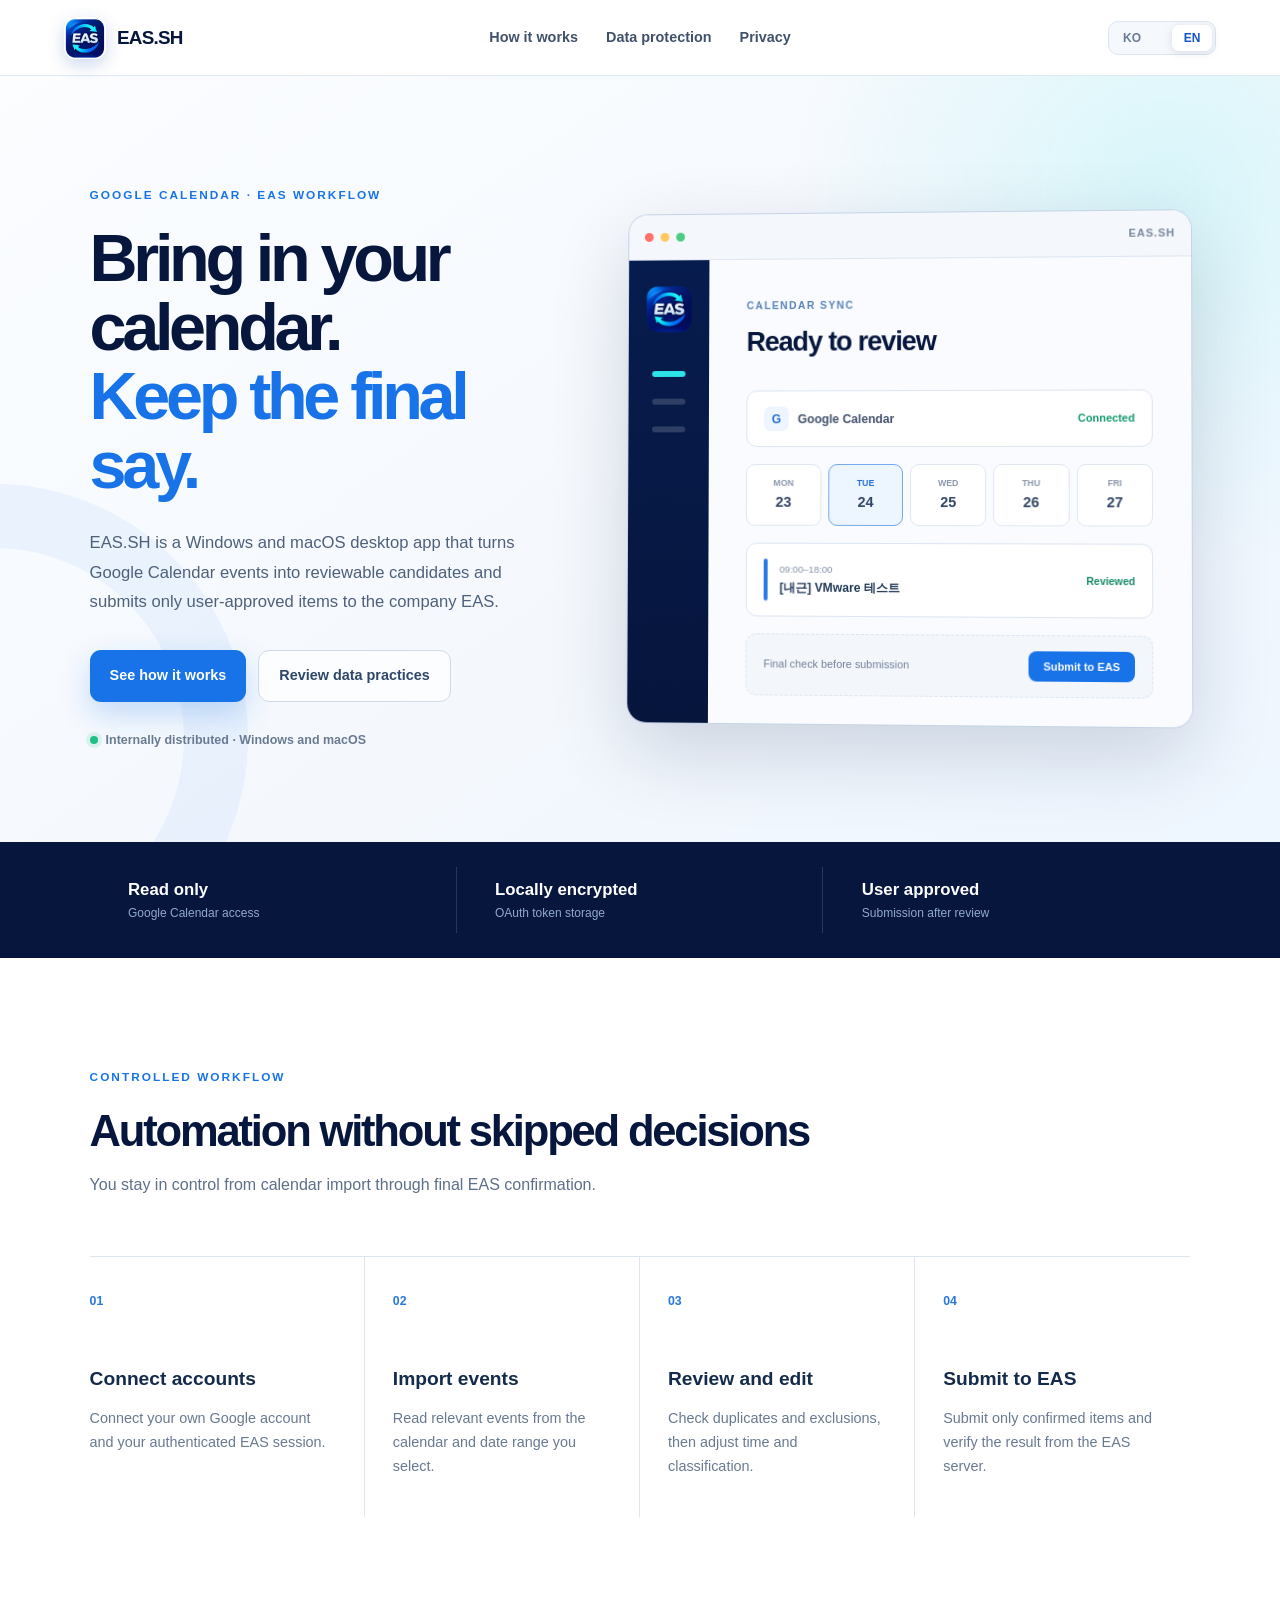
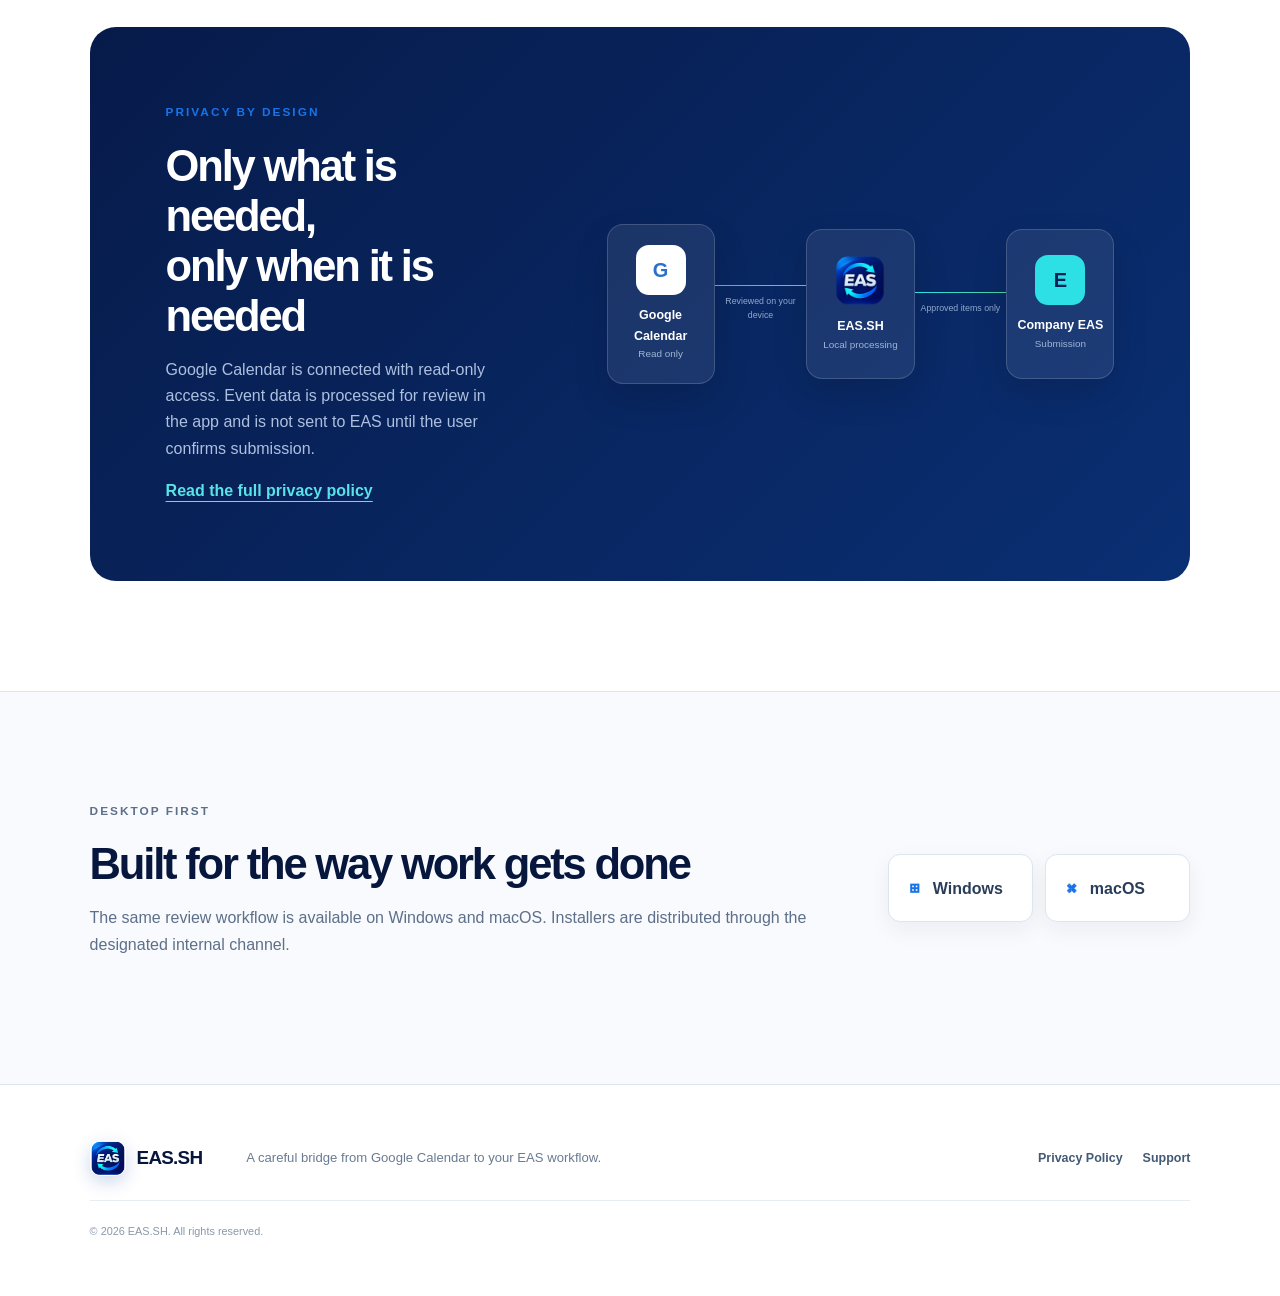
<file: index.html>
<!doctype html>
<html lang="ko">
<head>
  <meta charset="utf-8">
  <meta name="viewport" content="width=device-width, initial-scale=1">
  <meta name="description" content="EAS.SH는 Google Calendar 일정을 검토해 EAS 등록을 돕는 Windows 및 macOS 데스크톱 앱입니다.">
  <meta name="theme-color" content="#071b48">
  <title>EAS.SH — Calendar to EAS, safely reviewed</title>
  <link rel="canonical" href="https://eas.lumaroom.life/">
  <link rel="icon" href="assets/eas-sh.png">
  <link rel="stylesheet" href="styles.css">
  <script defer src="site.js"></script>
</head>
<body>
  <a class="skip-link" href="#main">본문으로 이동 / Skip to content</a>
  <header class="site-header">
    <a class="brand" href="./" aria-label="EAS.SH 홈">
      <img src="assets/eas-sh.png" alt="" width="42" height="42">
      <span>EAS.SH</span>
    </a>
    <nav aria-label="주요 메뉴">
      <a href="#how" data-ko="작동 방식" data-en="How it works">작동 방식</a>
      <a href="#security" data-ko="데이터 보호" data-en="Data protection">데이터 보호</a>
      <a href="privacy/" data-ko="개인정보처리방침" data-en="Privacy">개인정보처리방침</a>
    </nav>
    <div class="language-switch" role="group" aria-label="Language">
      <button type="button" data-set-language="ko" aria-pressed="true">KO</button>
      <button type="button" data-set-language="en" aria-pressed="false">EN</button>
    </div>
  </header>

  <main id="main">
    <section class="hero">
      <div class="hero-copy">
        <p class="eyebrow">GOOGLE CALENDAR · EAS WORKFLOW</p>
        <div data-language="ko">
          <h1>캘린더 일정은 가져오고,<br><em>등록 결정은 직접.</em></h1>
          <p class="hero-lead">EAS.SH는 Google Calendar 일정을 읽어 등록 후보를 만들고, 사용자가 검토한 항목만 회사 EAS에 등록하는 Windows·macOS 데스크톱 앱입니다.</p>
          <div class="hero-actions">
            <a class="button primary" href="#how">작동 방식 보기</a>
            <a class="button secondary" href="privacy/">데이터 처리 확인</a>
          </div>
          <p class="availability"><span></span> 사내 배포용 · Windows 및 macOS 지원</p>
        </div>
        <div data-language="en" hidden>
          <h1>Bring in your calendar.<br><em>Keep the final say.</em></h1>
          <p class="hero-lead">EAS.SH is a Windows and macOS desktop app that turns Google Calendar events into reviewable candidates and submits only user-approved items to the company EAS.</p>
          <div class="hero-actions">
            <a class="button primary" href="#how">See how it works</a>
            <a class="button secondary" href="privacy/">Review data practices</a>
          </div>
          <p class="availability"><span></span> Internally distributed · Windows and macOS</p>
        </div>
      </div>
      <div class="product-visual" aria-label="EAS.SH workflow preview">
        <div class="window-chrome"><i></i><i></i><i></i><span>EAS.SH</span></div>
        <div class="app-preview">
          <div class="preview-side">
            <img src="assets/eas-sh.png" alt="" width="50" height="50">
            <span class="active"></span><span></span><span></span>
          </div>
          <div class="preview-main">
            <p>CALENDAR SYNC</p>
            <h2 data-ko="일정 등록 준비" data-en="Ready to review">일정 등록 준비</h2>
            <div class="connection-row"><span><b>G</b> Google Calendar</span><strong data-ko="연결됨" data-en="Connected">연결됨</strong></div>
            <div class="date-grid"><span>MON<small>23</small></span><span class="selected">TUE<small>24</small></span><span>WED<small>25</small></span><span>THU<small>26</small></span><span>FRI<small>27</small></span></div>
            <div class="event-row"><i></i><span><small>09:00–18:00</small><b>[내근] VMware 테스트</b></span><strong data-ko="검토 완료" data-en="Reviewed">검토 완료</strong></div>
            <div class="preview-footer"><span data-ko="등록 전 최종 확인" data-en="Final check before submission">등록 전 최종 확인</span><button type="button" tabindex="-1" data-ko="EAS 등록" data-en="Submit to EAS">EAS 등록</button></div>
          </div>
        </div>
      </div>
    </section>

    <section class="principle-strip" aria-label="핵심 원칙">
      <div><strong data-ko="읽기 전용" data-en="Read only">읽기 전용</strong><span data-ko="Google Calendar 권한" data-en="Google Calendar access">Google Calendar 권한</span></div>
      <div><strong data-ko="로컬 암호화" data-en="Locally encrypted">로컬 암호화</strong><span data-ko="OAuth 토큰 저장" data-en="OAuth token storage">OAuth 토큰 저장</span></div>
      <div><strong data-ko="사용자 확정" data-en="User approved">사용자 확정</strong><span data-ko="검토 후 EAS 등록" data-en="Submission after review">검토 후 EAS 등록</span></div>
    </section>

    <section class="section workflow" id="how">
      <div class="section-heading">
        <p class="eyebrow">CONTROLLED WORKFLOW</p>
        <div data-language="ko"><h2>자동화하되, 건너뛰지 않는 과정</h2><p>일정을 가져오는 순간부터 등록 결과를 확인할 때까지 사용자가 흐름을 통제합니다.</p></div>
        <div data-language="en" hidden><h2>Automation without skipped decisions</h2><p>You stay in control from calendar import through final EAS confirmation.</p></div>
      </div>
      <div class="steps">
        <article><span>01</span><div data-language="ko"><h3>계정 연결</h3><p>개인 Google 계정과 본인의 EAS 세션을 각각 연결합니다.</p></div><div data-language="en" hidden><h3>Connect accounts</h3><p>Connect your own Google account and your authenticated EAS session.</p></div></article>
        <article><span>02</span><div data-language="ko"><h3>일정 가져오기</h3><p>선택한 기간과 캘린더에서 필요한 일정을 읽어옵니다.</p></div><div data-language="en" hidden><h3>Import events</h3><p>Read relevant events from the calendar and date range you select.</p></div></article>
        <article><span>03</span><div data-language="ko"><h3>검토 및 수정</h3><p>중복·제외 항목을 확인하고 시간과 분류를 직접 조정합니다.</p></div><div data-language="en" hidden><h3>Review and edit</h3><p>Check duplicates and exclusions, then adjust time and classification.</p></div></article>
        <article><span>04</span><div data-language="ko"><h3>EAS 등록</h3><p>최종 확인을 마친 항목만 EAS에 등록하고 서버 결과를 다시 확인합니다.</p></div><div data-language="en" hidden><h3>Submit to EAS</h3><p>Submit only confirmed items and verify the result from the EAS server.</p></div></article>
      </div>
    </section>

    <section class="section security" id="security">
      <div class="security-panel">
        <div class="security-copy">
          <p class="eyebrow">PRIVACY BY DESIGN</p>
          <div data-language="ko">
            <h2>필요한 정보만,<br>필요한 순간에</h2>
            <p>Google Calendar는 읽기 전용 범위로 연결됩니다. 일정 데이터는 앱에서 검토 목적으로 처리되며, 사용자가 등록을 확정하기 전에는 EAS로 전송되지 않습니다.</p>
            <a href="privacy/">개인정보처리방침 전문</a>
          </div>
          <div data-language="en" hidden>
            <h2>Only what is needed,<br>only when it is needed</h2>
            <p>Google Calendar is connected with read-only access. Event data is processed for review in the app and is not sent to EAS until the user confirms submission.</p>
            <a href="privacy/">Read the full privacy policy</a>
          </div>
        </div>
        <div class="data-map">
          <div class="data-node google"><b>G</b><span>Google Calendar</span><small data-ko="읽기 전용" data-en="Read only">읽기 전용</small></div>
          <div class="data-path"><span></span><em data-ko="사용자 PC에서 검토" data-en="Reviewed on your device">사용자 PC에서 검토</em></div>
          <div class="data-node app"><img src="assets/eas-sh.png" alt="" width="52" height="52"><span>EAS.SH</span><small data-ko="로컬 처리" data-en="Local processing">로컬 처리</small></div>
          <div class="data-path approved"><span></span><em data-ko="확정한 항목만" data-en="Approved items only">확정한 항목만</em></div>
          <div class="data-node eas"><b>E</b><span>Company EAS</span><small data-ko="등록 요청" data-en="Submission">등록 요청</small></div>
        </div>
      </div>
    </section>

    <section class="section platform">
      <div data-language="ko"><p class="eyebrow">DESKTOP FIRST</p><h2>업무 환경에 맞춘 데스크톱 앱</h2><p>Windows와 macOS에서 동일한 검토 흐름을 제공합니다. 설치 파일은 사내 지정 경로를 통해 배포됩니다.</p></div>
      <div data-language="en" hidden><p class="eyebrow">DESKTOP FIRST</p><h2>Built for the way work gets done</h2><p>The same review workflow is available on Windows and macOS. Installers are distributed through the designated internal channel.</p></div>
      <div class="platform-badges"><span><b>⊞</b> Windows</span><span><b>⌘</b> macOS</span></div>
    </section>
  </main>

  <footer>
    <div class="brand"><img src="assets/eas-sh.png" alt="" width="36" height="36"><span>EAS.SH</span></div>
    <p data-ko="Google Calendar 일정을 EAS 등록 흐름으로 안전하게 연결합니다." data-en="A careful bridge from Google Calendar to your EAS workflow.">Google Calendar 일정을 EAS 등록 흐름으로 안전하게 연결합니다.</p>
    <div><a href="privacy/" data-ko="개인정보처리방침" data-en="Privacy Policy">개인정보처리방침</a><a href="https://github.com/yurimheo/EAS-SH-Docs/issues" data-ko="지원 문의" data-en="Support">지원 문의</a></div>
    <small>© 2026 EAS.SH. All rights reserved.</small>
  </footer>
</body>
</html>
</file>
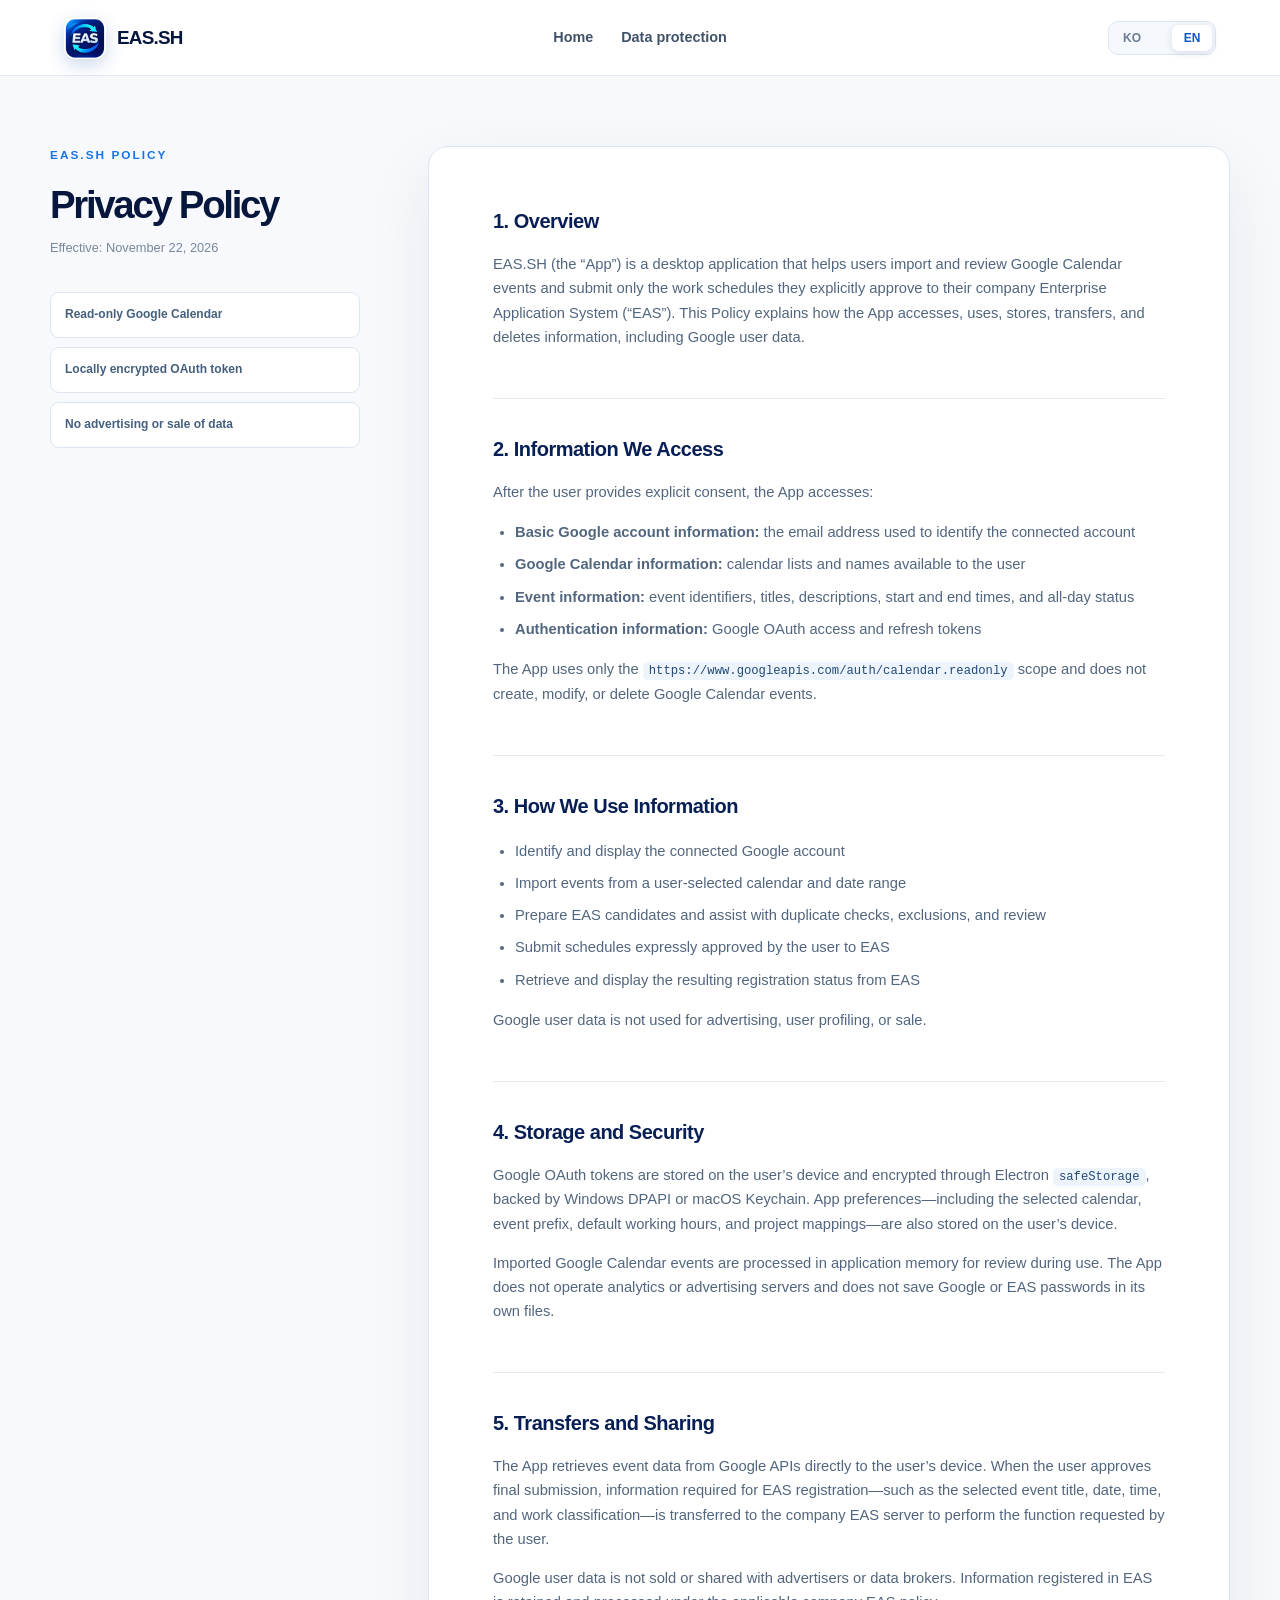
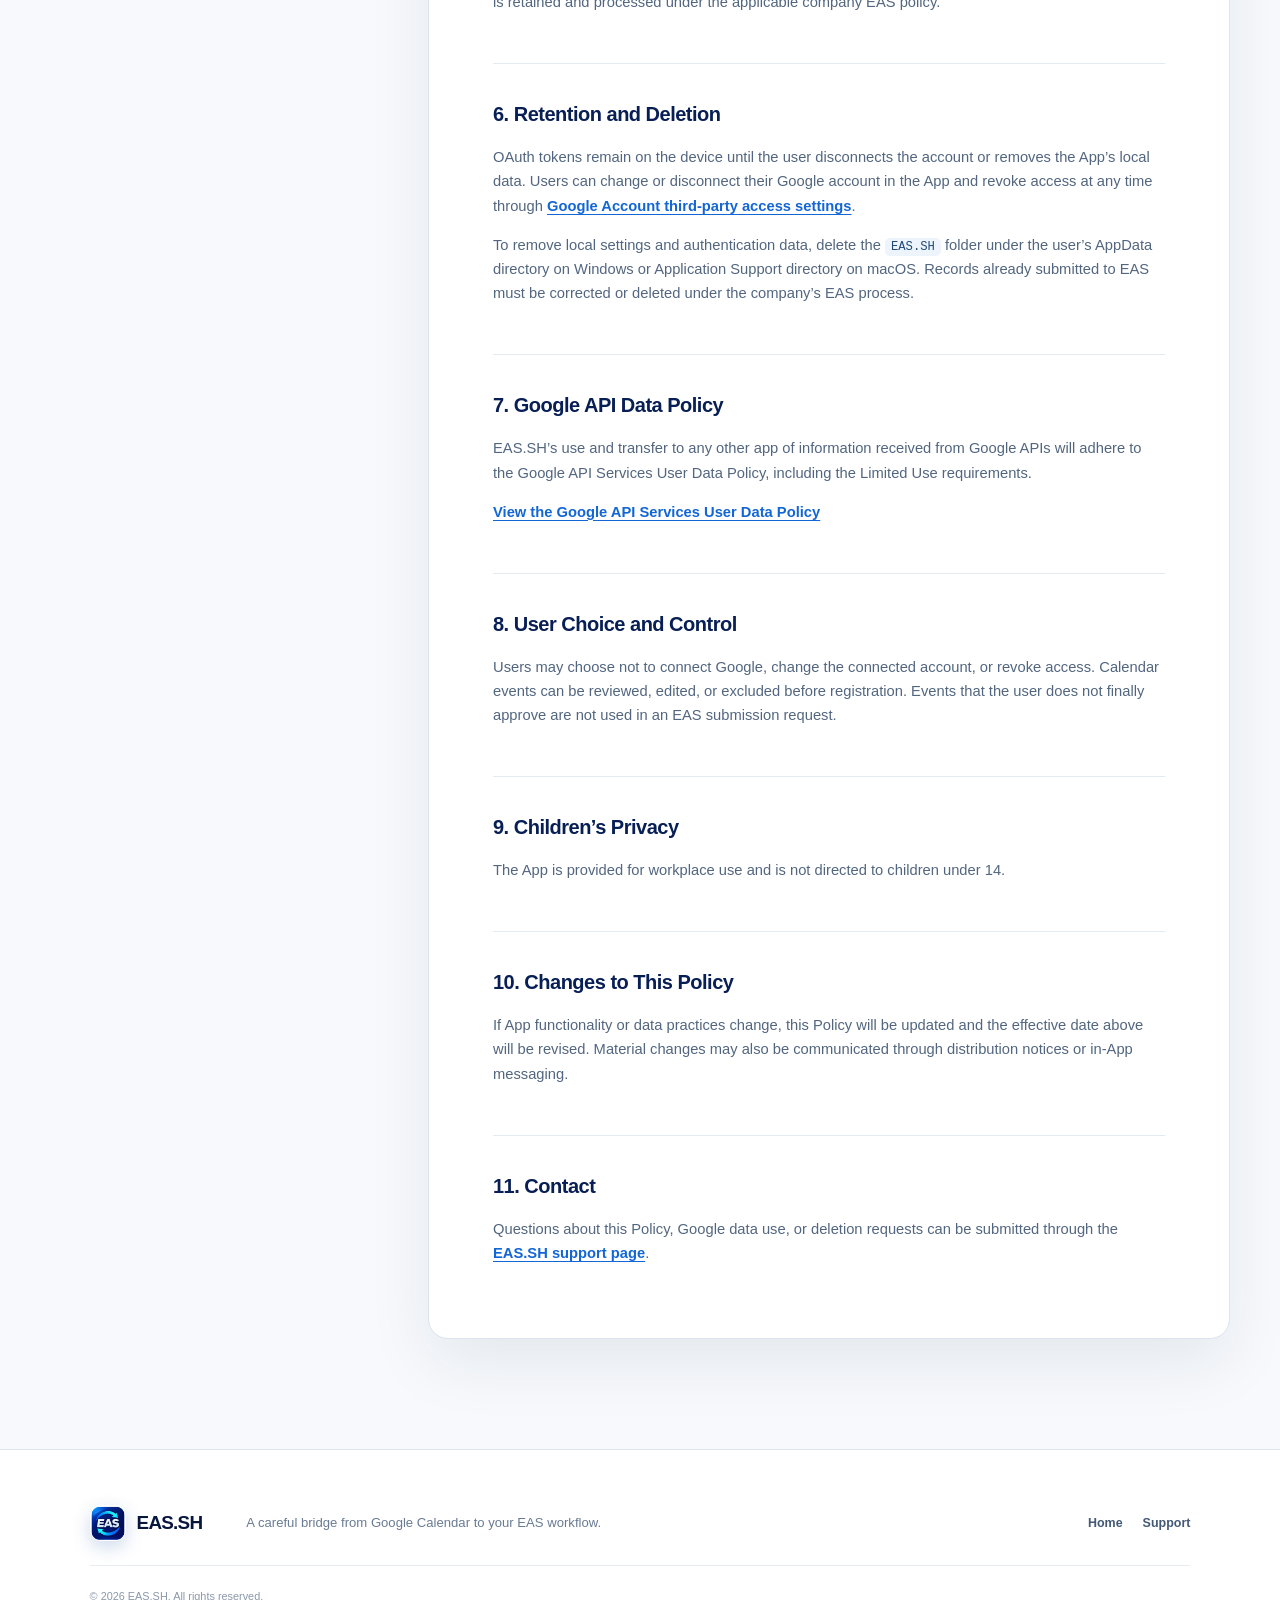
<file: privacy/index.html>
<!doctype html>
<html lang="ko">
<head>
  <meta charset="utf-8">
  <meta name="viewport" content="width=device-width, initial-scale=1">
  <meta name="description" content="EAS.SH 개인정보처리방침 및 Privacy Policy">
  <meta name="theme-color" content="#071b48">
  <title>개인정보처리방침 · Privacy Policy — EAS.SH</title>
  <link rel="canonical" href="https://eas.lumaroom.life/privacy/">
  <link rel="icon" href="../assets/eas-sh.png">
  <link rel="stylesheet" href="../styles.css">
  <script defer src="../site.js"></script>
</head>
<body class="policy-page">
  <a class="skip-link" href="#main">본문으로 이동 / Skip to content</a>
  <header class="site-header">
    <a class="brand" href="../" aria-label="EAS.SH 홈"><img src="../assets/eas-sh.png" alt="" width="42" height="42"><span>EAS.SH</span></a>
    <nav aria-label="주요 메뉴"><a href="../" data-ko="홈" data-en="Home">홈</a><a href="../#security" data-ko="데이터 보호" data-en="Data protection">데이터 보호</a></nav>
    <div class="language-switch" role="group" aria-label="Language"><button type="button" data-set-language="ko" aria-pressed="true">KO</button><button type="button" data-set-language="en" aria-pressed="false">EN</button></div>
  </header>

  <main id="main" class="policy-shell">
    <aside class="policy-aside">
      <p class="eyebrow">EAS.SH POLICY</p>
      <h1 data-ko="개인정보처리방침" data-en="Privacy Policy">개인정보처리방침</h1>
      <p data-ko="시행일: 2026년 11월 22일" data-en="Effective: November 22, 2026">시행일: 2026년 11월 22일</p>
      <div class="policy-summary">
        <span data-ko="Google Calendar 읽기 전용" data-en="Read-only Google Calendar">Google Calendar 읽기 전용</span>
        <span data-ko="OAuth 토큰 로컬 암호화" data-en="Locally encrypted OAuth token">OAuth 토큰 로컬 암호화</span>
        <span data-ko="광고·판매 목적 사용 안 함" data-en="No advertising or sale of data">광고·판매 목적 사용 안 함</span>
      </div>
    </aside>

    <article class="policy-content" data-language="ko">
      <section><h2>1. 개요</h2><p>EAS.SH(이하 “앱”)는 사용자의 Google Calendar 일정을 불러와 검토하고, 사용자가 최종 확정한 업무 일정만 회사 EAS(Enterprise Application System)에 등록하도록 돕는 데스크톱 애플리케이션입니다. 본 방침은 앱이 Google 사용자 데이터를 포함한 정보를 어떻게 접근·이용·저장·전송 및 삭제하는지 설명합니다.</p></section>
      <section><h2>2. 접근하는 정보</h2><p>앱은 사용자의 명시적인 동의를 받은 후 다음 정보에 접근합니다.</p><ul><li><strong>Google 계정 기본 정보:</strong> 연결된 계정을 표시하기 위한 이메일 주소</li><li><strong>Google Calendar 정보:</strong> 사용자가 접근할 수 있는 캘린더 목록과 캘린더 이름</li><li><strong>일정 정보:</strong> 일정 식별자, 제목, 설명, 시작·종료 일시 및 종일 일정 여부</li><li><strong>인증 정보:</strong> Google OAuth 액세스 토큰과 갱신 토큰</li></ul><p>앱은 <code>https://www.googleapis.com/auth/calendar.readonly</code> 범위만 사용하며 Google Calendar 일정을 생성·변경·삭제하지 않습니다.</p></section>
      <section><h2>3. 정보 이용 목적</h2><ul><li>연결된 Google 계정을 확인하고 표시</li><li>사용자가 선택한 기간의 일정을 가져와 EAS 등록 후보 생성</li><li>중복 일정 비교, 제외 항목 분류 및 사용자 검토 지원</li><li>사용자가 최종 승인한 일정의 EAS 등록</li><li>EAS 서버에서 등록 결과를 다시 조회하여 표시</li></ul><p>Google 사용자 데이터는 광고, 사용자 프로파일링 또는 판매 목적으로 이용하지 않습니다.</p></section>
      <section><h2>4. 정보 저장과 보안</h2><p>Google OAuth 토큰은 사용자의 기기에 저장되며, Electron <code>safeStorage</code>를 통해 Windows DPAPI 또는 macOS Keychain 기반으로 암호화됩니다. 캘린더 선택, 일정 제목 접두어, 기본 근무시간, 프로젝트 매핑 등 앱 설정도 사용자의 기기에 저장됩니다.</p><p>Google Calendar에서 가져온 일정은 실행 중 검토를 위해 앱 메모리에서 처리됩니다. 앱은 원격 분석 또는 광고 서버를 운영하지 않으며, Google 비밀번호와 EAS 비밀번호를 자체 파일에 저장하지 않습니다.</p></section>
      <section><h2>5. 정보 전송 및 공유</h2><p>앱은 Google API에서 일정 정보를 사용자의 기기로 가져옵니다. 사용자가 최종 등록을 승인하면 선택된 일정의 제목, 날짜, 시간 및 업무 분류 등 EAS 등록에 필요한 정보가 회사 EAS 서버로 전송됩니다. 이는 사용자가 요청한 EAS 등록 기능을 수행하기 위한 것입니다.</p><p>앱 운영자는 Google 사용자 데이터를 판매하지 않으며 광고 사업자나 데이터 브로커와 공유하지 않습니다. EAS에 등록된 정보의 보관과 처리는 해당 회사의 EAS 운영 정책을 따릅니다.</p></section>
      <section><h2>6. 보유 기간 및 삭제</h2><p>OAuth 토큰은 사용자가 연결을 해제하거나 앱의 로컬 데이터를 삭제할 때까지 기기에 보관됩니다. 사용자는 앱에서 Google 계정을 변경하거나 연결을 해제할 수 있고, Google 계정의 <a href="https://myaccount.google.com/permissions">타사 앱 액세스 관리</a>에서 언제든 권한을 철회할 수 있습니다.</p><p>Windows에서는 사용자 AppData의 <code>EAS.SH</code> 폴더, macOS에서는 사용자 Application Support의 <code>EAS.SH</code> 폴더를 삭제하여 앱의 로컬 설정과 인증 데이터를 제거할 수 있습니다. EAS에 이미 등록된 기록은 회사 EAS의 절차에 따라 정정 또는 삭제해야 합니다.</p></section>
      <section><h2>7. Google API 데이터 정책 준수</h2><p>EAS.SH가 Google API로부터 수신한 정보의 사용 및 다른 앱으로의 전송은 Google API Services User Data Policy 및 Limited Use 요구사항을 준수합니다.</p><p><a href="https://developers.google.com/terms/api-services-user-data-policy">Google API Services User Data Policy 보기</a></p></section>
      <section><h2>8. 이용자의 선택과 권리</h2><p>사용자는 Google 연결을 하지 않거나, 연결된 계정을 변경하거나, 권한을 철회할 수 있습니다. Google Calendar 일정은 등록 전에 앱에서 검토·수정·제외할 수 있으며, 최종 승인하지 않은 일정은 EAS 등록 요청에 사용되지 않습니다.</p></section>
      <section><h2>9. 아동의 개인정보</h2><p>앱은 회사 업무용으로 제공되며 만 14세 미만 아동을 대상으로 하지 않습니다.</p></section>
      <section><h2>10. 방침 변경</h2><p>앱 기능이나 데이터 처리 방식이 변경되면 본 방침을 갱신하고 상단의 시행일을 변경합니다. 중요한 변경은 배포 안내 또는 앱 내 공지를 통해 알릴 수 있습니다.</p></section>
      <section><h2>11. 문의</h2><p>개인정보처리방침, Google 데이터 이용 또는 삭제에 관한 문의는 <a href="https://github.com/yurimheo/EAS-SH-Docs/issues">EAS.SH 지원 페이지</a>를 통해 접수할 수 있습니다.</p></section>
    </article>

    <article class="policy-content" data-language="en" hidden>
      <section><h2>1. Overview</h2><p>EAS.SH (the “App”) is a desktop application that helps users import and review Google Calendar events and submit only the work schedules they explicitly approve to their company Enterprise Application System (“EAS”). This Policy explains how the App accesses, uses, stores, transfers, and deletes information, including Google user data.</p></section>
      <section><h2>2. Information We Access</h2><p>After the user provides explicit consent, the App accesses:</p><ul><li><strong>Basic Google account information:</strong> the email address used to identify the connected account</li><li><strong>Google Calendar information:</strong> calendar lists and names available to the user</li><li><strong>Event information:</strong> event identifiers, titles, descriptions, start and end times, and all-day status</li><li><strong>Authentication information:</strong> Google OAuth access and refresh tokens</li></ul><p>The App uses only the <code>https://www.googleapis.com/auth/calendar.readonly</code> scope and does not create, modify, or delete Google Calendar events.</p></section>
      <section><h2>3. How We Use Information</h2><ul><li>Identify and display the connected Google account</li><li>Import events from a user-selected calendar and date range</li><li>Prepare EAS candidates and assist with duplicate checks, exclusions, and review</li><li>Submit schedules expressly approved by the user to EAS</li><li>Retrieve and display the resulting registration status from EAS</li></ul><p>Google user data is not used for advertising, user profiling, or sale.</p></section>
      <section><h2>4. Storage and Security</h2><p>Google OAuth tokens are stored on the user’s device and encrypted through Electron <code>safeStorage</code>, backed by Windows DPAPI or macOS Keychain. App preferences—including the selected calendar, event prefix, default working hours, and project mappings—are also stored on the user’s device.</p><p>Imported Google Calendar events are processed in application memory for review during use. The App does not operate analytics or advertising servers and does not save Google or EAS passwords in its own files.</p></section>
      <section><h2>5. Transfers and Sharing</h2><p>The App retrieves event data from Google APIs directly to the user’s device. When the user approves final submission, information required for EAS registration—such as the selected event title, date, time, and work classification—is transferred to the company EAS server to perform the function requested by the user.</p><p>Google user data is not sold or shared with advertisers or data brokers. Information registered in EAS is retained and processed under the applicable company EAS policy.</p></section>
      <section><h2>6. Retention and Deletion</h2><p>OAuth tokens remain on the device until the user disconnects the account or removes the App’s local data. Users can change or disconnect their Google account in the App and revoke access at any time through <a href="https://myaccount.google.com/permissions">Google Account third-party access settings</a>.</p><p>To remove local settings and authentication data, delete the <code>EAS.SH</code> folder under the user’s AppData directory on Windows or Application Support directory on macOS. Records already submitted to EAS must be corrected or deleted under the company’s EAS process.</p></section>
      <section><h2>7. Google API Data Policy</h2><p>EAS.SH’s use and transfer to any other app of information received from Google APIs will adhere to the Google API Services User Data Policy, including the Limited Use requirements.</p><p><a href="https://developers.google.com/terms/api-services-user-data-policy">View the Google API Services User Data Policy</a></p></section>
      <section><h2>8. User Choice and Control</h2><p>Users may choose not to connect Google, change the connected account, or revoke access. Calendar events can be reviewed, edited, or excluded before registration. Events that the user does not finally approve are not used in an EAS submission request.</p></section>
      <section><h2>9. Children’s Privacy</h2><p>The App is provided for workplace use and is not directed to children under 14.</p></section>
      <section><h2>10. Changes to This Policy</h2><p>If App functionality or data practices change, this Policy will be updated and the effective date above will be revised. Material changes may also be communicated through distribution notices or in-App messaging.</p></section>
      <section><h2>11. Contact</h2><p>Questions about this Policy, Google data use, or deletion requests can be submitted through the <a href="https://github.com/yurimheo/EAS-SH-Docs/issues">EAS.SH support page</a>.</p></section>
    </article>
  </main>

  <footer>
    <div class="brand"><img src="../assets/eas-sh.png" alt="" width="36" height="36"><span>EAS.SH</span></div>
    <p data-ko="Google Calendar 일정을 EAS 등록 흐름으로 안전하게 연결합니다." data-en="A careful bridge from Google Calendar to your EAS workflow.">Google Calendar 일정을 EAS 등록 흐름으로 안전하게 연결합니다.</p>
    <div><a href="../" data-ko="홈" data-en="Home">홈</a><a href="https://github.com/yurimheo/EAS-SH-Docs/issues" data-ko="지원 문의" data-en="Support">지원 문의</a></div>
    <small>© 2026 EAS.SH. All rights reserved.</small>
  </footer>
</body>
</html>
</file>
<file: styles.css>
:root {
  color-scheme: light;
  --navy-950: #06163d;
  --navy-900: #081f55;
  --blue-700: #1257c5;
  --blue-600: #1873e8;
  --cyan-400: #2de3e8;
  --ink: #102240;
  --muted: #5d6f89;
  --line: #dce5f0;
  --paper: #f7f9fc;
  --white: #fff;
  --shadow: 0 28px 80px rgba(3, 23, 65, .16);
  font-family: Inter, Pretendard, "Segoe UI", Apple SD Gothic Neo, sans-serif;
}

* { box-sizing: border-box; }
html { scroll-behavior: smooth; }
body { margin: 0; background: var(--white); color: var(--ink); font-size: 16px; line-height: 1.65; }
a { color: inherit; }
button, a { -webkit-tap-highlight-color: transparent; }
.skip-link { position: fixed; z-index: 100; top: 8px; left: 8px; padding: 10px 14px; transform: translateY(-150%); border-radius: 8px; background: #fff; color: #071b48; font-weight: 800; }
.skip-link:focus { transform: translateY(0); }
.site-header { position: sticky; z-index: 20; top: 0; min-height: 76px; padding: 0 clamp(24px, 5vw, 80px); display: grid; grid-template-columns: 1fr auto 1fr; align-items: center; gap: 32px; border-bottom: 1px solid rgba(219, 229, 241, .82); background: rgba(255, 255, 255, .9); backdrop-filter: blur(18px); }
.brand { display: inline-flex; align-items: center; gap: 11px; color: var(--navy-950); font-size: 1.18rem; font-weight: 900; letter-spacing: -.04em; text-decoration: none; }
.brand img { border-radius: 11px; box-shadow: 0 6px 18px rgba(11, 68, 159, .2); }
.site-header nav { display: flex; align-items: center; gap: 28px; }
.site-header nav a { color: #40516a; font-size: .9rem; font-weight: 700; text-decoration: none; }
.site-header nav a:hover, .site-header nav a:focus-visible { color: var(--blue-600); }
.language-switch { justify-self: end; padding: 3px; display: flex; border: 1px solid var(--line); border-radius: 10px; background: #f5f8fc; }
.language-switch button { min-width: 40px; padding: 6px 8px; border: 0; border-radius: 7px; background: transparent; color: #6b7c94; font-size: .75rem; font-weight: 900; cursor: pointer; }
.language-switch button[aria-pressed="true"] { background: #fff; color: var(--blue-700); box-shadow: 0 2px 8px rgba(20, 52, 101, .12); }

.hero { position: relative; min-height: 700px; padding: 110px clamp(24px, 7vw, 116px) 92px; display: grid; grid-template-columns: minmax(0, .88fr) minmax(520px, 1.12fr); align-items: center; gap: clamp(52px, 7vw, 110px); overflow: hidden; background: radial-gradient(circle at 91% 16%, rgba(45, 227, 232, .14), transparent 28%), linear-gradient(145deg, #fbfdff 0%, #f4f8fd 58%, #eef6ff 100%); }
.hero::before { content: ""; position: absolute; width: 380px; height: 380px; left: -260px; bottom: -150px; border: 64px solid rgba(17, 112, 228, .06); border-radius: 50%; }
.hero-copy { position: relative; z-index: 2; max-width: 650px; }
.eyebrow { margin: 0 0 18px; color: var(--blue-600); font-size: .74rem; font-weight: 900; letter-spacing: .17em; }
h1, h2, h3, p { margin-top: 0; }
.hero h1 { margin-bottom: 28px; color: var(--navy-950); font-size: clamp(3rem, 5.2vw, 5.6rem); line-height: 1.04; letter-spacing: -.065em; }
.hero h1 em { color: var(--blue-600); font-style: normal; }
.hero-lead { max-width: 600px; margin-bottom: 34px; color: #4e617b; font-size: clamp(1rem, 1.3vw, 1.18rem); line-height: 1.75; }
.hero-actions { display: flex; flex-wrap: wrap; gap: 12px; }
.button { min-height: 50px; padding: 13px 20px; display: inline-flex; align-items: center; justify-content: center; border-radius: 11px; font-size: .9rem; font-weight: 800; text-decoration: none; }
.button.primary { background: var(--blue-600); color: #fff; box-shadow: 0 12px 30px rgba(24, 115, 232, .24); }
.button.primary:hover { background: #0e61ce; }
.button.secondary { border: 1px solid #cfdaea; background: rgba(255,255,255,.72); color: #2e4669; }
.availability { margin: 28px 0 0; display: flex; align-items: center; gap: 8px; color: #697b93; font-size: .78rem; font-weight: 700; }
.availability span { width: 8px; height: 8px; border-radius: 50%; background: #20bf88; box-shadow: 0 0 0 4px rgba(32,191,136,.13); }

.product-visual { position: relative; z-index: 2; width: min(100%, 760px); justify-self: center; border: 1px solid rgba(174, 195, 221, .72); border-radius: 20px; background: #fff; box-shadow: var(--shadow); overflow: hidden; transform: perspective(1400px) rotateY(-3deg) rotateX(1deg); }
.window-chrome { height: 46px; padding: 0 16px; display: flex; align-items: center; gap: 7px; border-bottom: 1px solid #dce5f1; background: #f4f7fb; }
.window-chrome i { width: 9px; height: 9px; border-radius: 50%; background: #bbc8d9; }
.window-chrome i:first-child { background: #ff7067; }.window-chrome i:nth-child(2) { background: #ffc75f; }.window-chrome i:nth-child(3) { background: #4dcc83; }
.window-chrome span { margin-left: auto; color: #77879d; font-size: .68rem; font-weight: 800; letter-spacing: .08em; }
.app-preview { min-height: 430px; display: grid; grid-template-columns: 82px 1fr; }
.preview-side { padding: 24px 16px; display: flex; flex-direction: column; align-items: center; gap: 22px; background: linear-gradient(180deg, #071c4e, #06153c); }
.preview-side img { margin-bottom: 16px; border-radius: 12px; }
.preview-side span { width: 34px; height: 6px; border-radius: 4px; background: rgba(255,255,255,.16); }.preview-side span.active { background: var(--cyan-400); }
.preview-main { padding: 38px 38px 28px; background: #f9fbfe; }
.preview-main > p { margin-bottom: 6px; color: #5983b7; font-size: .65rem; font-weight: 900; letter-spacing: .14em; }
.preview-main h2 { margin-bottom: 26px; color: var(--navy-950); font-size: 1.7rem; letter-spacing: -.04em; }
.connection-row, .event-row, .preview-footer { padding: 15px 17px; display: flex; align-items: center; border: 1px solid #dce5f1; border-radius: 11px; background: #fff; }
.connection-row { justify-content: space-between; color: #40516b; font-size: .76rem; font-weight: 800; }
.connection-row span { display: flex; align-items: center; gap: 9px; }.connection-row b { width: 25px; height: 25px; display: grid; place-items: center; border-radius: 7px; background: #eef5ff; color: #2670d8; }.connection-row strong { color: #13976d; font-size: .68rem; }
.date-grid { margin: 17px 0; display: grid; grid-template-columns: repeat(5, 1fr); gap: 7px; }
.date-grid span { padding: 11px 5px; display: grid; justify-items: center; border: 1px solid #e0e7f1; border-radius: 9px; background: #fff; color: #8a98aa; font-size: .55rem; font-weight: 900; }.date-grid small { color: #304563; font-size: .9rem; }.date-grid .selected { border-color: #72a9ee; background: #edf5ff; color: #2470d7; }
.event-row { gap: 12px; }.event-row > i { width: 4px; height: 42px; border-radius: 4px; background: #2a7be6; }.event-row > span { display: grid; }.event-row small { color: #8190a5; font-size: .6rem; }.event-row b { color: #213957; font-size: .76rem; }.event-row > strong { margin-left: auto; color: #168b67; font-size: .65rem; }
.preview-footer { margin-top: 17px; justify-content: space-between; border-style: dashed; background: #f3f7fc; color: #718097; font-size: .68rem; }.preview-footer button { padding: 9px 15px; border: 0; border-radius: 8px; background: var(--blue-600); color: #fff; font-size: .68rem; font-weight: 800; }

.principle-strip { padding: 25px clamp(24px, 7vw, 116px); display: grid; grid-template-columns: repeat(3, 1fr); gap: 0; background: var(--navy-950); color: #fff; }
.principle-strip div { min-height: 66px; padding: 8px clamp(18px, 3vw, 46px); display: grid; align-content: center; border-right: 1px solid rgba(255,255,255,.14); }.principle-strip div:last-child { border: 0; }.principle-strip strong { color: #fff; font-size: 1.05rem; }.principle-strip span { color: #92a9cc; font-size: .75rem; }

.section { padding: 110px clamp(24px, 7vw, 116px); }
.section-heading { max-width: 780px; margin-bottom: 58px; }
.section h2 { margin-bottom: 16px; color: var(--navy-950); font-size: clamp(2rem, 3.4vw, 3.3rem); line-height: 1.15; letter-spacing: -.05em; }
.section-heading p:last-child, .platform p { color: var(--muted); }
.steps { display: grid; grid-template-columns: repeat(4, 1fr); border-top: 1px solid var(--line); }
.steps article { position: relative; min-height: 260px; padding: 34px 28px 20px 0; border-right: 1px solid var(--line); }.steps article:not(:first-child) { padding-left: 28px; }.steps article:last-child { border-right: 0; }.steps article > span { display: block; margin-bottom: 52px; color: #2877df; font-size: .77rem; font-weight: 900; }.steps h3 { margin-bottom: 12px; color: #152b4b; font-size: 1.2rem; }.steps p { color: #687a91; font-size: .9rem; }
.security { padding-top: 0; }.security-panel { padding: clamp(38px, 6vw, 76px); display: grid; grid-template-columns: .8fr 1.2fr; align-items: center; gap: clamp(50px, 8vw, 120px); border-radius: 26px; background: linear-gradient(135deg, #071b4a, #0a2f73); color: #fff; overflow: hidden; }.security-panel h2 { color: #fff; }.security-copy > div > p { color: #adc0df; }.security-copy a { color: #59e2e8; font-weight: 800; text-underline-offset: 5px; }.data-map { position: relative; display: grid; grid-template-columns: 1fr .85fr 1fr .85fr 1fr; align-items: center; }.data-node { min-height: 150px; padding: 20px 10px; display: grid; place-items: center; align-content: center; border: 1px solid rgba(255,255,255,.16); border-radius: 16px; background: rgba(255,255,255,.08); text-align: center; box-shadow: 0 15px 35px rgba(0,0,0,.13); }.data-node b { width: 50px; height: 50px; margin-bottom: 10px; display: grid; place-items: center; border-radius: 13px; background: #fff; color: #2b70cc; font-size: 1.25rem; }.data-node img { margin-bottom: 10px; border-radius: 12px; }.data-node span { font-size: .78rem; font-weight: 800; }.data-node small { color: #9fb4d4; font-size: .62rem; }.data-node.eas b { background: #2ce0e6; color: #04205b; }.data-path { display: grid; justify-items: center; }.data-path span { width: 100%; height: 1px; background: linear-gradient(90deg, #4ea5eb, #2ce0e6); }.data-path em { margin-top: 8px; color: #90a9ce; font-size: .55rem; font-style: normal; text-align: center; }.data-path.approved span { background: linear-gradient(90deg, #2ce0e6, #4bd09e); }
.platform { display: flex; align-items: center; justify-content: space-between; gap: 70px; border-top: 1px solid var(--line); background: #f8fafd; }.platform > div:first-child, .platform > div:nth-child(2) { max-width: 720px; }.platform-badges { display: flex; flex-wrap: wrap; justify-content: flex-end; gap: 12px; }.platform-badges span { min-width: 145px; padding: 17px 20px; border: 1px solid var(--line); border-radius: 12px; background: #fff; color: #2a3e5b; font-weight: 800; box-shadow: 0 8px 22px rgba(12,35,76,.06); }.platform-badges b { margin-right: 9px; color: var(--blue-600); font-size: 1.2rem; }

footer { padding: 55px clamp(24px, 7vw, 116px); display: grid; grid-template-columns: auto 1fr auto; align-items: center; gap: 24px 44px; border-top: 1px solid var(--line); background: #fff; color: #697b92; }.brand + p { margin: 0; font-size: .82rem; }.brand ~ div { display: flex; gap: 20px; }.brand ~ div a { color: #435975; font-size: .78rem; font-weight: 800; text-decoration: none; }footer > small { grid-column: 1 / -1; padding-top: 22px; border-top: 1px solid #e8edf4; color: #8a98aa; font-size: .68rem; }

.policy-page { background: var(--paper); }.policy-shell { width: min(1180px, calc(100% - 48px)); margin: 70px auto 110px; display: grid; grid-template-columns: 310px minmax(0, 1fr); align-items: start; gap: 68px; }.policy-aside { position: sticky; top: 118px; }.policy-aside h1 { margin-bottom: 12px; color: var(--navy-950); font-size: clamp(2.1rem, 3vw, 3.3rem); line-height: 1.08; letter-spacing: -.06em; }.policy-aside > p:not(.eyebrow) { color: #78879b; font-size: .8rem; }.policy-summary { margin-top: 34px; display: grid; gap: 9px; }.policy-summary span { padding: 12px 14px; border: 1px solid #dce5f0; border-radius: 9px; background: #fff; color: #45607e; font-size: .75rem; font-weight: 700; }.policy-content { padding: 58px clamp(28px, 5vw, 70px); border: 1px solid #dce4ef; border-radius: 20px; background: #fff; box-shadow: 0 24px 65px rgba(13, 35, 74, .08); }.policy-content section { padding: 0 0 34px; margin: 0 0 34px; border-bottom: 1px solid #e4eaf2; }.policy-content section:last-child { padding: 0; margin: 0; border: 0; }.policy-content h2 { margin-bottom: 14px; color: var(--navy-900); font-size: 1.25rem; letter-spacing: -.025em; }.policy-content p, .policy-content li { color: #52667f; font-size: .92rem; }.policy-content ul { padding-left: 22px; }.policy-content li { margin: 8px 0; }.policy-content a { color: #1266d5; font-weight: 700; text-underline-offset: 3px; }.policy-content code { padding: 2px 6px; border-radius: 5px; background: #eef4fb; color: #214a7b; font-size: .83em; overflow-wrap: anywhere; }

@media (max-width: 1080px) {
  .site-header { grid-template-columns: 1fr auto; }.site-header nav { display: none; }.language-switch { grid-column: 2; }
  .hero { min-height: 0; grid-template-columns: 1fr; }.hero-copy { max-width: 750px; }.product-visual { width: min(100%, 760px); justify-self: start; transform: none; }
  .steps { grid-template-columns: repeat(2, 1fr); }.steps article:nth-child(2) { border-right: 0; }.steps article:nth-child(n+3) { border-top: 1px solid var(--line); }
  .security-panel { grid-template-columns: 1fr; }.data-map { max-width: 700px; }
  .platform { align-items: flex-start; flex-direction: column; }.platform-badges { justify-content: flex-start; }
}

@media (max-width: 760px) {
  .site-header { min-height: 66px; padding: 0 18px; }.brand img { width: 36px; height: 36px; }
  .hero { padding: 78px 22px 64px; }.hero h1 { font-size: clamp(2.7rem, 13vw, 4.4rem); }.product-visual { border-radius: 14px; }.app-preview { grid-template-columns: 1fr; }.preview-side { display: none; }.preview-main { padding: 26px 18px 20px; }.date-grid span:nth-child(5) { display: none; }.date-grid { grid-template-columns: repeat(4, 1fr); }
  .principle-strip { grid-template-columns: 1fr; padding: 14px 24px; }.principle-strip div { min-height: 72px; padding: 12px 0; border-right: 0; border-bottom: 1px solid rgba(255,255,255,.12); }
  .section { padding: 80px 22px; }.section-heading { margin-bottom: 38px; }.steps { grid-template-columns: 1fr; }.steps article, .steps article:not(:first-child) { min-height: 0; padding: 26px 0; border-right: 0; border-top: 1px solid var(--line); }.steps article > span { margin-bottom: 24px; }.steps article:first-child { border-top: 0; }
  .security { padding-top: 0; }.security-panel { padding: 42px 22px; border-radius: 18px; }.data-map { grid-template-columns: 1fr; gap: 10px; }.data-node { width: 100%; min-height: 120px; }.data-path { height: 55px; }.data-path span { width: 1px; height: 100%; }.data-path em { position: absolute; margin: 16px 0 0 125px; }
  .platform-badges { width: 100%; }.platform-badges span { flex: 1; min-width: 135px; }
  footer { grid-template-columns: 1fr; }.brand ~ div { justify-content: flex-start; }footer > small { grid-column: 1; }
  .policy-shell { width: min(100% - 32px, 760px); margin: 48px auto 80px; grid-template-columns: 1fr; gap: 30px; }.policy-aside { position: static; }.policy-content { padding: 36px 22px; border-radius: 15px; }
}

@media (prefers-reduced-motion: reduce) { html { scroll-behavior: auto; } }
</file>
